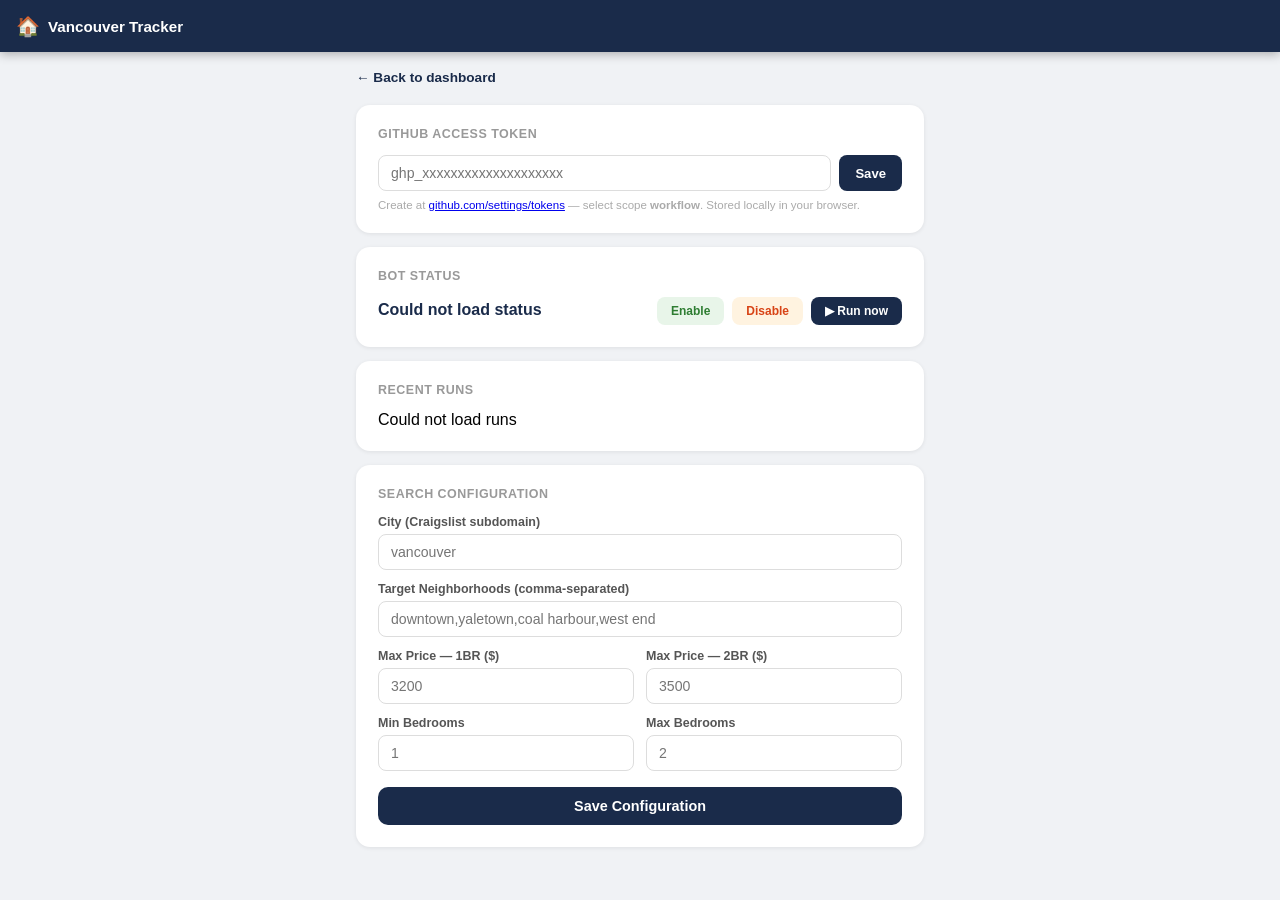
<file: dashboard/settings.html>
<!DOCTYPE html>
<html lang="en">
<head>
  <meta charset="UTF-8">
  <meta name="viewport" content="width=device-width, initial-scale=1.0">
  <title>Bot Settings — Vancouver Tracker</title>
  <link rel="stylesheet" href="style.css">
  <style>
    body { display: block; overflow-y: auto; background: var(--bg); }

    .page { max-width: 600px; margin: 0 auto; padding: 16px; }

    .back-link {
      display: inline-flex; align-items: center; gap: 6px;
      color: var(--navy); font-size: 0.85rem; font-weight: 600;
      text-decoration: none; margin-bottom: 20px;
    }
    .back-link:hover { opacity: .7; }

    h2 { font-size: 1.1rem; font-weight: 700; color: var(--navy); margin-bottom: 16px; }

    .card {
      background: var(--card); border-radius: 14px;
      padding: 20px; margin-bottom: 14px;
      box-shadow: 0 1px 4px rgba(0,0,0,.08);
      border: 2px solid transparent;
    }

    .card-title {
      font-size: 0.78rem; font-weight: 700; text-transform: uppercase;
      letter-spacing: .5px; color: #999; margin-bottom: 14px;
    }

    /* ── Bot status toggle ── */
    .status-row {
      display: flex; align-items: center; justify-content: space-between;
    }
    .status-label { font-size: 1rem; font-weight: 600; color: var(--navy); }
    .status-sub   { font-size: 0.78rem; color: #888; margin-top: 2px; }

    .toggle-wrap { display: flex; gap: 8px; }

    .btn-enable  { background: #e8f5e9; color: var(--green); }
    .btn-disable { background: #fff3e0; color: var(--orange); }
    .btn-run     { background: var(--navy); color: #fff; }

    .status-dot {
      display: inline-block; width: 10px; height: 10px;
      border-radius: 50%; margin-right: 6px; vertical-align: middle;
    }
    .dot-active   { background: #4caf50; box-shadow: 0 0 6px #4caf5088; }
    .dot-disabled { background: #bbb; }

    /* ── Runs ── */
    .run-item {
      display: flex; align-items: center; gap: 10px;
      padding: 8px 0; border-bottom: 1px solid #f0f2f5;
      font-size: 0.82rem;
    }
    .run-item:last-child { border-bottom: none; }
    .run-status { font-size: 1rem; flex-shrink: 0; }
    .run-time   { color: #888; font-size: 0.75rem; margin-left: auto; }

    /* ── Form ── */
    .form-grid { display: grid; grid-template-columns: 1fr 1fr; gap: 12px; }
    @media (max-width: 500px) { .form-grid { grid-template-columns: 1fr; } }

    .field { display: flex; flex-direction: column; gap: 5px; }
    .field.full { grid-column: 1 / -1; }

    label { font-size: 0.78rem; font-weight: 600; color: #555; }

    input[type=text], input[type=number], input[type=password] {
      padding: 9px 12px; border: 1.5px solid #ddd; border-radius: 8px;
      font-size: 0.88rem; font-family: inherit; outline: none;
      transition: border-color .15s;
    }
    input:focus { border-color: var(--navy); }

    .hint { font-size: 0.72rem; color: #aaa; }

    .save-btn {
      width: 100%; padding: 11px; background: var(--navy); color: #fff;
      border: none; border-radius: 10px; font-size: 0.9rem; font-weight: 600;
      cursor: pointer; margin-top: 4px; transition: opacity .15s;
    }
    .save-btn:hover { opacity: .85; }

    /* ── Token card ── */
    .token-row { display: flex; gap: 8px; }
    .token-row input { flex: 1; }
    .token-save {
      padding: 9px 16px; background: var(--navy); color: #fff;
      border: none; border-radius: 8px; font-size: 0.82rem;
      font-weight: 600; cursor: pointer; white-space: nowrap;
    }
    .token-status { font-size: 0.78rem; margin-top: 6px; }
    .token-ok  { color: var(--green); }
    .token-err { color: var(--red); }

    .alert {
      padding: 10px 14px; border-radius: 8px; font-size: 0.82rem;
      margin-top: 10px; display: none;
    }
    .alert-ok  { background: #e8f5e9; color: #2e7d32; }
    .alert-err { background: #ffebee; color: #c62828; }
  </style>
</head>
<body>
  <header>
    <div class="header-left">
      <span class="logo">🏠</span>
      <h1>Vancouver Tracker</h1>
    </div>
  </header>

  <div class="page">
    <a href="index.html" class="back-link">← Back to dashboard</a>

    <!-- Token -->
    <div class="card">
      <div class="card-title">GitHub Access Token</div>
      <div class="token-row">
        <input type="password" id="gh-token" placeholder="ghp_xxxxxxxxxxxxxxxxxxxx">
        <button class="token-save" onclick="saveToken()">Save</button>
      </div>
      <div class="token-status" id="token-status"></div>
      <div class="hint" style="margin-top:8px">
        Create at <a href="https://github.com/settings/tokens" target="_blank">github.com/settings/tokens</a>
        — select scope <b>workflow</b>. Stored locally in your browser.
      </div>
    </div>

    <!-- Bot status -->
    <div class="card">
      <div class="card-title">Bot Status</div>
      <div class="status-row">
        <div>
          <div class="status-label" id="status-text">
            <span class="status-dot dot-disabled" id="status-dot"></span>
            Loading…
          </div>
          <div class="status-sub" id="status-sub"></div>
        </div>
        <div class="toggle-wrap">
          <button class="btn btn-enable"  onclick="enableBot()">Enable</button>
          <button class="btn btn-disable" onclick="disableBot()">Disable</button>
          <button class="btn btn-run"     onclick="runNow()">▶ Run now</button>
        </div>
      </div>
      <div class="alert" id="action-alert"></div>
    </div>

    <!-- Recent runs -->
    <div class="card">
      <div class="card-title">Recent Runs</div>
      <div id="runs-list">Loading…</div>
    </div>

    <!-- Config -->
    <div class="card">
      <div class="card-title">Search Configuration</div>
      <div class="form-grid">
        <div class="field full">
          <label>City (Craigslist subdomain)</label>
          <input type="text" id="cfg-city" placeholder="vancouver">
        </div>
        <div class="field full">
          <label>Target Neighborhoods (comma-separated)</label>
          <input type="text" id="cfg-hoods" placeholder="downtown,yaletown,coal harbour,west end">
        </div>
        <div class="field">
          <label>Max Price — 1BR ($)</label>
          <input type="number" id="cfg-p1" placeholder="3200" step="50">
        </div>
        <div class="field">
          <label>Max Price — 2BR ($)</label>
          <input type="number" id="cfg-p2" placeholder="3500" step="50">
        </div>
        <div class="field">
          <label>Min Bedrooms</label>
          <input type="number" id="cfg-min-br" placeholder="1" min="0" max="5">
        </div>
        <div class="field">
          <label>Max Bedrooms</label>
          <input type="number" id="cfg-max-br" placeholder="2" min="1" max="5">
        </div>
      </div>
      <button class="save-btn" onclick="saveConfig()" style="margin-top:16px">Save Configuration</button>
      <div class="alert" id="config-alert"></div>
    </div>
  </div>

  <script>
    const OWNER    = 'Alex-Paragon24';
    const REPO     = 'vancouver-apartment-tracker';
    const WORKFLOW = 'scraper.yml';
    const API      = 'https://api.github.com';

    function getToken() { return localStorage.getItem('gh_token') || ''; }

    function authHeaders() {
      const t = getToken();
      return t ? { 'Authorization': `token ${t}`, 'Accept': 'application/vnd.github.v3+json' }
               : { 'Accept': 'application/vnd.github.v3+json' };
    }

    function showAlert(id, msg, ok = true) {
      const el = document.getElementById(id);
      el.className = 'alert ' + (ok ? 'alert-ok' : 'alert-err');
      el.textContent = msg;
      el.style.display = 'block';
      setTimeout(() => el.style.display = 'none', 4000);
    }

    // ── Token ──────────────────────────────────────────────────────
    function saveToken() {
      const val = document.getElementById('gh-token').value.trim();
      if (!val) return;
      localStorage.setItem('gh_token', val);
      document.getElementById('gh-token').value = '';
      document.getElementById('token-status').className = 'token-status token-ok';
      document.getElementById('token-status').textContent = '✓ Token saved';
      loadAll();
    }

    // ── Status ─────────────────────────────────────────────────────
    async function loadStatus() {
      try {
        const r = await fetch(`${API}/repos/${OWNER}/${REPO}/actions/workflows/${WORKFLOW}`, { headers: authHeaders() });
        const d = await r.json();
        const active = d.state === 'active';
        document.getElementById('status-dot').className = 'status-dot ' + (active ? 'dot-active' : 'dot-disabled');
        document.getElementById('status-text').innerHTML =
          `<span class="status-dot ${active ? 'dot-active' : 'dot-disabled'}"></span>` +
          (active ? 'Bot is <b>running</b>' : 'Bot is <b>paused</b>');
        document.getElementById('status-sub').textContent =
          active ? 'Checks Craigslist + Kijiji every hour' : 'Schedule disabled — run manually or re-enable';
      } catch (e) {
        document.getElementById('status-text').textContent = 'Could not load status';
      }
    }

    async function enableBot() {
      const r = await fetch(`${API}/repos/${OWNER}/${REPO}/actions/workflows/${WORKFLOW}/enable`,
        { method: 'PUT', headers: authHeaders() });
      showAlert('action-alert', r.ok ? '✓ Bot enabled — will run every hour' : '✗ Failed (check token)', r.ok);
      if (r.ok) loadStatus();
    }

    async function disableBot() {
      const r = await fetch(`${API}/repos/${OWNER}/${REPO}/actions/workflows/${WORKFLOW}/disable`,
        { method: 'PUT', headers: authHeaders() });
      showAlert('action-alert', r.ok ? '✓ Bot paused' : '✗ Failed (check token)', r.ok);
      if (r.ok) loadStatus();
    }

    async function runNow() {
      const r = await fetch(`${API}/repos/${OWNER}/${REPO}/actions/workflows/${WORKFLOW}/dispatches`,
        { method: 'POST', headers: { ...authHeaders(), 'Content-Type': 'application/json' },
          body: JSON.stringify({ ref: 'main' }) });
      showAlert('action-alert', r.ok ? '✓ Run triggered — check Telegram in ~1 min' : '✗ Failed (check token)', r.ok);
    }

    // ── Runs ───────────────────────────────────────────────────────
    async function loadRuns() {
      try {
        const r = await fetch(`${API}/repos/${OWNER}/${REPO}/actions/workflows/${WORKFLOW}/runs?per_page=5`, { headers: authHeaders() });
        const d = await r.json();
        const el = document.getElementById('runs-list');
        if (!d.workflow_runs?.length) { el.textContent = 'No runs yet'; return; }
        el.innerHTML = d.workflow_runs.map(run => {
          const icon = run.conclusion === 'success' ? '✅' : run.status === 'in_progress' ? '⏳' : '❌';
          const dt   = new Date(run.created_at);
          const ago  = timeAgo(dt);
          return `<div class="run-item">
            <span class="run-status">${icon}</span>
            <span>${run.conclusion || run.status}</span>
            <span class="run-time">${ago}</span>
          </div>`;
        }).join('');
      } catch (e) {
        document.getElementById('runs-list').textContent = 'Could not load runs';
      }
    }

    function timeAgo(date) {
      const s = Math.floor((Date.now() - date) / 1000);
      if (s < 60)   return `${s}s ago`;
      if (s < 3600) return `${Math.floor(s/60)}m ago`;
      if (s < 86400) return `${Math.floor(s/3600)}h ago`;
      return `${Math.floor(s/86400)}d ago`;
    }

    // ── Config ─────────────────────────────────────────────────────
    async function loadConfig() {
      try {
        const r = await fetch(`${API}/repos/${OWNER}/${REPO}/actions/variables`, { headers: authHeaders() });
        const d = await r.json();
        const vars = {};
        (d.variables || []).forEach(v => vars[v.name] = v.value);
        document.getElementById('cfg-city').value    = vars.TARGET_CITY || 'vancouver';
        document.getElementById('cfg-hoods').value   = vars.TARGET_NEIGHBORHOODS || 'downtown,yaletown,coal harbour,west end';
        document.getElementById('cfg-p1').value      = vars.MAX_PRICE_1BR || '3200';
        document.getElementById('cfg-p2').value      = vars.MAX_PRICE_2BR || '3500';
        document.getElementById('cfg-min-br').value  = vars.MIN_BEDROOMS || '1';
        document.getElementById('cfg-max-br').value  = vars.MAX_BEDROOMS || '2';
      } catch (e) {}
    }

    async function setVar(name, value) {
      // Try PATCH first, fall back to POST if not exists
      let r = await fetch(`${API}/repos/${OWNER}/${REPO}/actions/variables/${name}`,
        { method: 'PATCH', headers: { ...authHeaders(), 'Content-Type': 'application/json' },
          body: JSON.stringify({ name, value: String(value) }) });
      if (r.status === 404) {
        r = await fetch(`${API}/repos/${OWNER}/${REPO}/actions/variables`,
          { method: 'POST', headers: { ...authHeaders(), 'Content-Type': 'application/json' },
            body: JSON.stringify({ name, value: String(value) }) });
      }
      return r.ok;
    }

    async function saveConfig() {
      if (!getToken()) { showAlert('config-alert', '✗ GitHub token required — set it above', false); return; }
      const vars = {
        TARGET_CITY:           document.getElementById('cfg-city').value.trim(),
        TARGET_NEIGHBORHOODS:  document.getElementById('cfg-hoods').value.trim(),
        MAX_PRICE_1BR:         document.getElementById('cfg-p1').value,
        MAX_PRICE_2BR:         document.getElementById('cfg-p2').value,
        MIN_BEDROOMS:          document.getElementById('cfg-min-br').value,
        MAX_BEDROOMS:          document.getElementById('cfg-max-br').value,
      };
      const results = await Promise.all(Object.entries(vars).map(([k, v]) => setVar(k, v)));
      const ok = results.every(Boolean);
      showAlert('config-alert', ok ? '✓ Config saved — takes effect on next run' : '✗ Some variables failed to save', ok);
    }

    // ── Init ───────────────────────────────────────────────────────
    function loadAll() { loadStatus(); loadRuns(); loadConfig(); }

    if (getToken()) {
      document.getElementById('token-status').className = 'token-status token-ok';
      document.getElementById('token-status').textContent = '✓ Token saved';
    }

    loadAll();
  </script>
</body>
</html>
</file>
<file: dashboard/style.css>
*, *::before, *::after { box-sizing: border-box; margin: 0; padding: 0; }

:root {
  --navy:   #1a2b4a;
  --bg:     #f0f2f5;
  --card:   #fff;
  --border: #d4d8e0;
  --green:  #2e7d32;
  --orange: #d84315;
  --red:    #b71c1c;
}

/* ══════════════════════════════════
   DESKTOP — flex column, grid layout
══════════════════════════════════ */

html, body { height: 100%; overflow: hidden; }

body {
  font-family: -apple-system, BlinkMacSystemFont, 'Segoe UI', Roboto, sans-serif;
  background: var(--bg);
  display: flex;
  flex-direction: column;
}

/* ── Header ── */
header {
  flex-shrink: 0;
  height: 52px;
  background: var(--navy);
  color: #fff;
  display: flex;
  align-items: center;
  justify-content: space-between;
  padding: 0 16px;
  gap: 16px;
  z-index: 10;
  box-shadow: 0 2px 10px rgba(0,0,0,.3);
}

.header-left { display: flex; align-items: center; gap: 8px; flex-shrink: 0; }
.logo { font-size: 1.2rem; }
h1 { font-size: 0.95rem; font-weight: 600; white-space: nowrap; }
.count { font-size: 0.73rem; color: rgba(255,255,255,.5); margin-left: 4px; white-space: nowrap; }

/* Desktop filters */
.desktop-filters {
  display: flex;
  align-items: center;
  gap: 10px;
  flex-wrap: nowrap;
  overflow-x: auto;
}

.filter-group { display: flex; gap: 4px; }

.filter-btn {
  padding: 4px 12px;
  border: 1.5px solid rgba(255,255,255,.28);
  background: transparent;
  color: rgba(255,255,255,.85);
  border-radius: 20px;
  cursor: pointer;
  font-size: 0.76rem;
  font-weight: 500;
  white-space: nowrap;
  transition: all .12s;
}
.filter-btn:hover  { background: rgba(255,255,255,.12); }
.filter-btn.active { background: #fff; color: var(--navy); border-color: #fff; }

.price-filter { display: flex; align-items: center; gap: 6px; }
.price-label  { font-size: 0.76rem; color: rgba(255,255,255,.8); white-space: nowrap; }
#price-slider-d { width: 80px; accent-color: #7fa8e8; cursor: pointer; }

.refresh-btn {
  background: rgba(255,255,255,.12);
  border: 1.5px solid rgba(255,255,255,.22);
  color: rgba(255,255,255,.7);
  padding: 4px 10px;
  border-radius: 20px;
  font-size: 0.76rem;
  cursor: pointer;
  white-space: nowrap;
  transition: all .15s;
}
.refresh-btn:hover { background: rgba(255,255,255,.22); color: #fff; }

/* Settings button */
.settings-btn {
  background: rgba(255,255,255,.15);
  border: 1.5px solid rgba(255,255,255,.3);
  color: #fff;
  padding: 6px 14px;
  border-radius: 20px;
  font-size: 0.76rem;
  font-weight: 500;
  text-decoration: none;
  cursor: pointer;
  transition: all .15s;
  white-space: nowrap;
  flex-shrink: 0;
}
.settings-btn:hover {
  background: rgba(255,255,255,.25);
  border-color: rgba(255,255,255,.5);
  color: #fff;
}

/* Mobile-only elements — hidden on desktop */
.filter-toggle       { display: none; }
.mobile-filter-drawer { display: none; }
.tab-bar             { display: none; }

/* ── Main content area ── */
.app-content {
  flex: 1;
  display: grid;
  grid-template-columns: 370px 1fr;
  overflow: hidden;
  min-height: 0;
}

/* ── Sidebar ── */
#sidebar {
  overflow-y: auto;
  background: var(--bg);
  border-right: 1px solid var(--border);
  -webkit-overflow-scrolling: touch;
}
#sidebar::-webkit-scrollbar { width: 4px; }
#sidebar::-webkit-scrollbar-thumb { background: #c0c4cc; border-radius: 4px; }

#listings { padding: 10px; display: flex; flex-direction: column; gap: 8px; }

.empty { padding: 48px 20px; text-align: center; color: #999; font-size: 0.9rem; }
.hidden { display: none !important; }

.loading-state {
  display: flex;
  flex-direction: column;
  align-items: center;
  justify-content: center;
  padding: 40px 20px;
  color: #aaa;
  font-size: 0.85rem;
  gap: 4px;
}
.loading-state canvas { opacity: .85; }

/* ── Card ── */
.card {
  background: var(--card);
  border-radius: 14px;
  padding: 14px 16px;
  cursor: pointer;
  border: 2px solid transparent;
  box-shadow: 0 1px 4px rgba(0,0,0,.07);
  transition: box-shadow .15s, border-color .15s, transform .12s;
  -webkit-tap-highlight-color: transparent;
}
.card:hover  { box-shadow: 0 4px 14px rgba(0,0,0,.11); transform: translateY(-1px); }
.card.active { border-color: var(--navy); box-shadow: 0 4px 16px rgba(26,43,74,.2); }

.card-top {
  display: flex;
  justify-content: space-between;
  align-items: flex-start;
  margin-bottom: 5px;
}

.price { font-size: 1.15rem; font-weight: 700; line-height: 1.2; }
.per-mo { font-size: 0.6em; font-weight: 400; color: #aaa; }
.price.green  { color: var(--green); }
.price.orange { color: var(--orange); }
.price.red    { color: var(--red); }

.badges { display: flex; gap: 5px; align-items: center; flex-wrap: wrap; justify-content: flex-end; }

.source-tag {
  font-size: 0.62rem; font-weight: 700;
  padding: 2px 7px; border-radius: 10px;
  letter-spacing: .3px; text-transform: uppercase;
}
.source-craigslist { background: #fff3e0; color: #bf360c; }
.source-kijiji     { background: #fce4ec; color: #880e4f; }

.status-badge {
  font-size: 0.68rem; font-weight: 600;
  padding: 2px 8px; border-radius: 10px;
}
.status-New     { background: #e3f2fd; color: #1565c0; }
.status-Drafted { background: #e8f5e9; color: #2e7d32; }
.status-Sent    { background: #fff3e0; color: #e65100; }

.card-address {
  font-size: 0.82rem; color: #333;
  margin-bottom: 5px;
  white-space: nowrap; overflow: hidden; text-overflow: ellipsis;
}

.card-meta {
  display: flex; gap: 8px; flex-wrap: wrap;
  font-size: 0.73rem; color: #888;
  margin-bottom: 11px; line-height: 1.5;
}

.card-actions { display: flex; gap: 7px; }

.btn {
  display: inline-flex; align-items: center; gap: 4px;
  padding: 7px 14px; border-radius: 8px;
  font-size: 0.75rem; font-weight: 600;
  text-decoration: none; border: none; cursor: pointer;
  transition: opacity .15s, transform .1s;
  -webkit-tap-highlight-color: transparent;
}
.btn:active { transform: scale(.95); opacity: .85; }
.btn:hover  { opacity: .85; }
.btn-primary { background: var(--navy); color: #fff; }
.btn-green   { background: #e8f5e9; color: #2e7d32; }

/* ── Map ── */
#map { z-index: 1; }

/* ── Popup ── */
.popup-price { font-size: 1rem; font-weight: 700; margin-bottom: 3px; }
.popup-addr  { font-size: 0.78rem; color: #555; margin-bottom: 5px; }
.popup-meta  { font-size: 0.73rem; color: #777; margin-bottom: 8px; }
.popup-link  { font-size: 0.78rem; color: var(--navy); font-weight: 600; text-decoration: none; }
.popup-link:hover { text-decoration: underline; }


/* ══════════════════════════════════
   MOBILE  ≤ 700px
══════════════════════════════════ */
@media (max-width: 700px) {

  /* Switch to fixed layout for mobile */
  body { display: block; }

  header {
    position: fixed;
    top: 0; left: 0; right: 0;
    z-index: 200;
    justify-content: space-between;
  }

  .desktop-filters { display: none; }
  .filter-toggle {
    display: flex;
    align-items: center;
    background: rgba(255,255,255,.15);
    border: 1.5px solid rgba(255,255,255,.3);
    color: #fff;
    padding: 6px 13px;
    border-radius: 20px;
    font-size: 0.78rem;
    font-weight: 500;
    cursor: pointer;
    white-space: nowrap;
  }

  /* Mobile filter drawer */
  .mobile-filter-drawer {
    display: none;
    position: fixed;
    top: 52px; left: 0; right: 0;
    background: #243a63;
    z-index: 190;
    padding: 12px 16px;
    flex-direction: column;
    gap: 10px;
    box-shadow: 0 4px 12px rgba(0,0,0,.25);
  }
  .mobile-filter-drawer.open { display: flex; }

  .mf-row { display: flex; align-items: center; gap: 6px; flex-wrap: wrap; }
  #price-slider-m { flex: 1; min-width: 80px; accent-color: #7fa8e8; }
  .price-label-m { font-size: 0.76rem; color: rgba(255,255,255,.8); white-space: nowrap; }

  /* Content area */
  .app-content {
    position: fixed;
    top: 52px; bottom: 56px; left: 0; right: 0;
    display: block; /* not grid on mobile */
  }

  #sidebar {
    position: absolute;
    inset: 0;
    border-right: none;
  }

  #map {
    position: absolute;
    inset: 0;
    display: none;
  }

  /* Tab states */
  .app-content.show-map #sidebar { display: none; }
  .app-content.show-map #map     { display: block; }

  /* Tab bar */
  .tab-bar {
    display: flex;
    position: fixed;
    bottom: 0; left: 0; right: 0;
    height: 56px;
    background: #fff;
    border-top: 1px solid var(--border);
    z-index: 200;
  }

  .tab-btn {
    flex: 1; display: flex; flex-direction: column;
    align-items: center; justify-content: center; gap: 2px;
    background: none; border: none; cursor: pointer;
    color: #aaa; font-size: 0.7rem; font-weight: 600;
    -webkit-tap-highlight-color: transparent;
  }
  .tab-btn.active { color: var(--navy); }
  .tab-icon { font-size: 1.3rem; line-height: 1; }

  /* Mobile header — ensure settings button is visible */
  .settings-btn {
    padding: 5px 11px;
    font-size: 0.73rem;
  }
}
</file>
